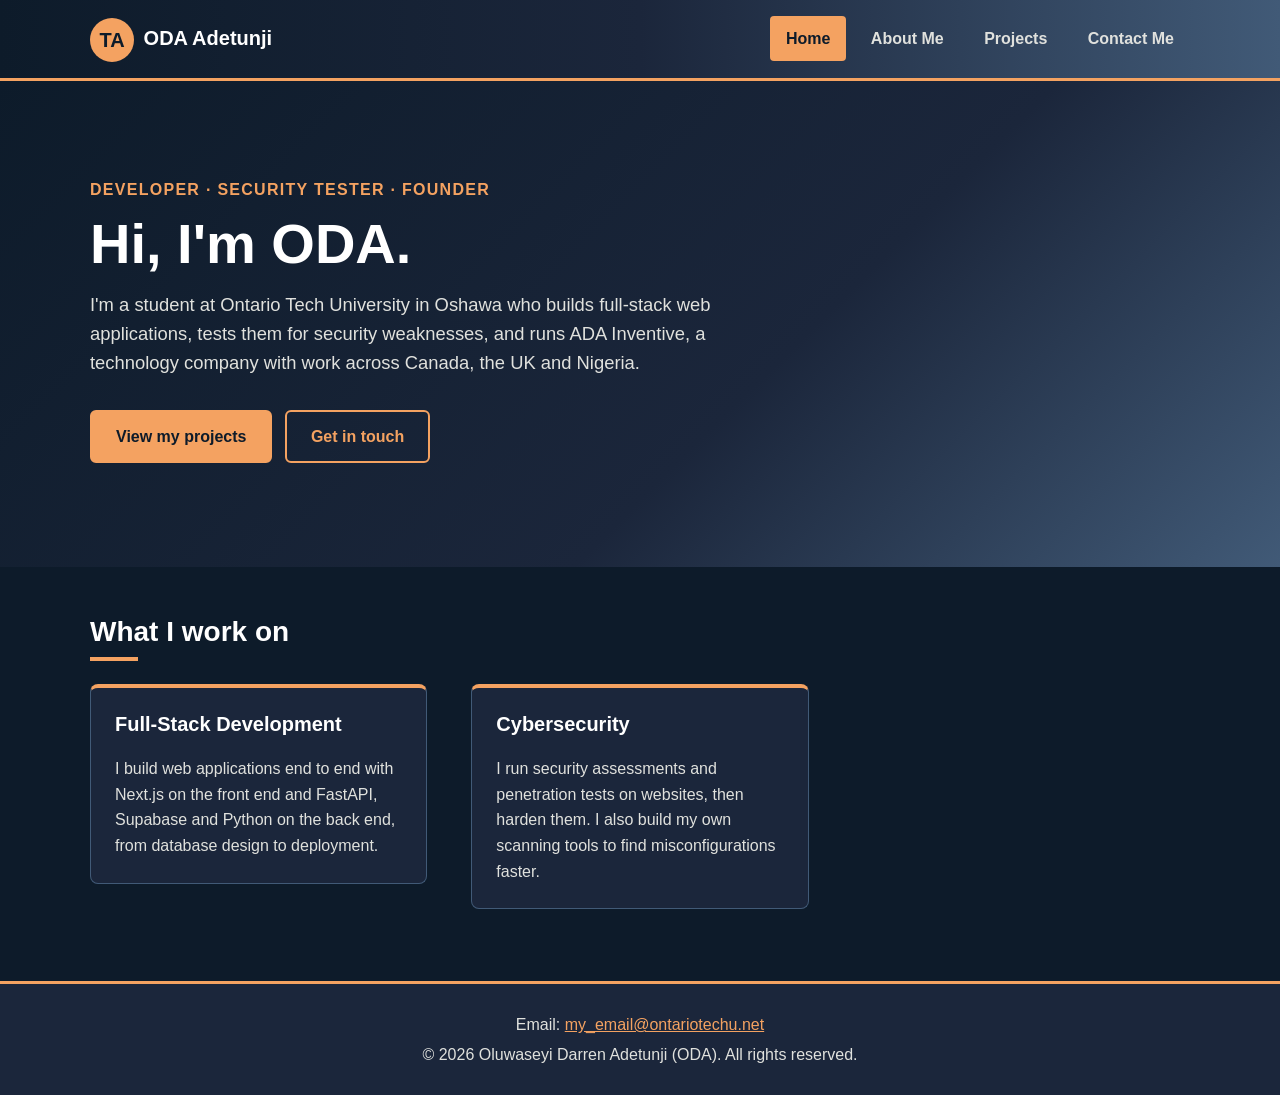
<file: index.html>
<!DOCTYPE html>
<html lang="en">
<head>
  <meta charset="utf-8">
  <meta name="viewport" content="width=device-width, initial-scale=1">
  <meta name="description" content="Portfolio of Oluwaseyi Darren Adetunji (ODA), Ontario Tech University student, full-stack developer, security tester and founder of ADA Inventive.">
  <title>Home | ODA Adetunji Portfolio</title>
  <link rel="stylesheet" href="css/style.css">
  <link rel="stylesheet" href="css/mobile.css">
  <link rel="stylesheet" href="css/tablet.css">
  <link rel="stylesheet" href="css/laptop.css">
</head>
<body>
  <a class="skip-link" href="#main">Skip to main content</a>

  <header class="site-header">
    <div class="container clearfix">
      <a class="brand" href="index.html"><span class="brand-mark" aria-hidden="true">TA</span>ODA Adetunji</a>
      <nav aria-label="Main navigation">
        <ul class="nav-list clearfix">
          <li><a href="index.html" aria-current="page">Home</a></li>
          <li><a href="about.html">About Me</a></li>
          <li><a href="projects.html">Projects</a></li>
          <li><a href="contact.html">Contact Me</a></li>
        </ul>
      </nav>
    </div>
  </header>

  <main id="main">
    <section class="hero" aria-labelledby="hero-title">
      <div class="container">
        <p class="eyebrow">Developer &middot; Security Tester &middot; Founder</p>
        <h1 id="hero-title">Hi, I'm ODA.</h1>
        <p class="lead">I'm a student at Ontario Tech University in Oshawa who builds full-stack web applications, tests them for security weaknesses, and runs ADA Inventive, a technology company with work across Canada, the UK and Nigeria.</p>
        <p class="hero-actions">
          <a class="button" href="projects.html">View my projects</a>
          <a class="button button-outline" href="contact.html">Get in touch</a>
        </p>
      </div>
    </section>

    <section class="section" aria-labelledby="focus-title">
      <div class="container">
        <h2 id="focus-title">What I work on</h2>
        <div class="card-list clearfix">
          <article class="card">
            <h3>Full-Stack Development</h3>
            <p>I build web applications end to end with Next.js on the front end and FastAPI, Supabase and Python on the back end, from database design to deployment.</p>
          </article>
          <article class="card">
            <h3>Cybersecurity</h3>
            <p>I run security assessments and penetration tests on websites, then harden them. I also build my own scanning tools to find misconfigurations faster.</p>
          </article>
        </div>
      </div>
    </section>
  </main>

  <footer class="site-footer">
    <div class="container">
      <p>Email: <a href="mailto:oluwaseyi.adetunji@ontariotechu.net">my_email@ontariotechu.net</a></p>
      <p>&copy; 2026 Oluwaseyi Darren Adetunji (ODA). All rights reserved.</p>
    </div>
  </footer>
</body>
</html>
</file>
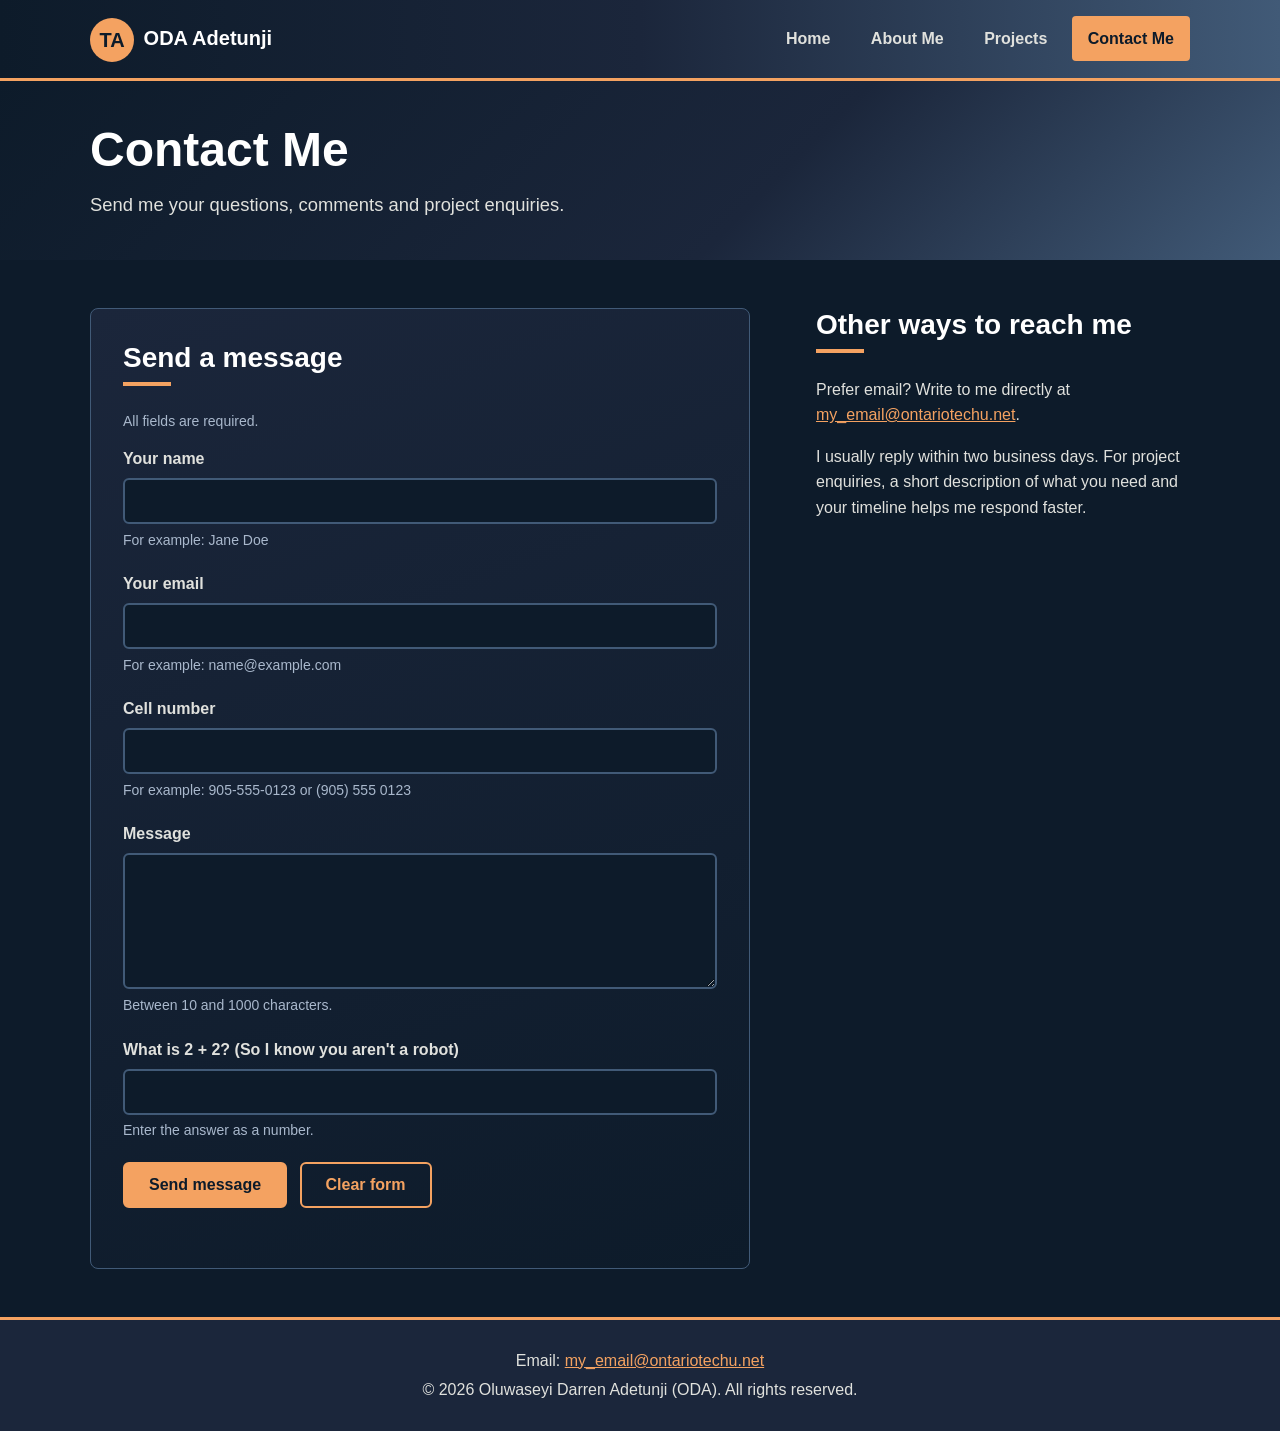
<file: contact.html>
<!DOCTYPE html>
<html lang="en">
<head>
  <meta charset="utf-8">
  <meta name="viewport" content="width=device-width, initial-scale=1">
  <meta name="description" content="Contact Oluwaseyi Darren Adetunji (ODA) with questions, comments or project enquiries.">
  <title>Contact Me | ODA Adetunji Portfolio</title>
  <link rel="stylesheet" href="css/style.css">
  <link rel="stylesheet" href="css/mobile.css">
  <link rel="stylesheet" href="css/tablet.css">
  <link rel="stylesheet" href="css/laptop.css">
</head>
<body>
  <a class="skip-link" href="#main">Skip to main content</a>

  <header class="site-header">
    <div class="container clearfix">
      <a class="brand" href="index.html"><span class="brand-mark" aria-hidden="true">TA</span>ODA Adetunji</a>
      <nav aria-label="Main navigation">
        <ul class="nav-list clearfix">
          <li><a href="index.html">Home</a></li>
          <li><a href="about.html">About Me</a></li>
          <li><a href="projects.html">Projects</a></li>
          <li><a href="contact.html" aria-current="page">Contact Me</a></li>
        </ul>
      </nav>
    </div>
  </header>

  <main id="main">
    <section class="page-banner" aria-labelledby="page-title">
      <div class="container">
        <h1 id="page-title">Contact Me</h1>
        <p class="lead">Send me your questions, comments and project enquiries.</p>
      </div>
    </section>

    <div class="section">
      <div class="container contact-layout clearfix">
        <article class="form-panel">
          <h2 id="form-title">Send a message</h2>
          <p class="hint">All fields are required.</p>
          <form class="contact-form" action="mailto:oluwaseyi.adetunji@ontariotechu.net?subject=Portfolio%20enquiry" method="post" enctype="text/plain">
            <div class="form-row">
              <label for="name">Your name</label>
              <!-- Must start with a letter; allows letters, spaces, apostrophes, periods and hyphens -->
              <input type="text" id="name" name="name" autocomplete="name" required minlength="2" maxlength="60"
                     pattern="[A-Za-z][A-Za-z' .\-]{1,59}"
                     title="Letters, spaces, apostrophes, periods and hyphens only (2 to 60 characters)."
                     aria-describedby="name-hint">
              <span class="hint" id="name-hint">For example: Jane Doe</span>
            </div>

            <div class="form-row">
              <label for="email">Your email</label>
              <!-- type="email" plus a pattern that also requires a domain ending such as .com or .ca -->
              <input type="email" id="email" name="email" autocomplete="email" required maxlength="100"
                     pattern="[^@\s]+@[^@\s]+\.[A-Za-z]{2,}"
                     title="Enter a valid email address, for example name@example.com."
                     aria-describedby="email-hint">
              <span class="hint" id="email-hint">For example: name@example.com</span>
            </div>

            <div class="form-row">
              <label for="phone">Cell number</label>
              <!-- North American format: 10 digits, optional brackets around the area code, optional space, dash or period separators -->
              <input type="tel" id="phone" name="phone" autocomplete="tel" required maxlength="14"
                     pattern="\(?[0-9]{3}\)?[ \-.]?[0-9]{3}[ \-.]?[0-9]{4}"
                     title="Enter a 10-digit phone number, for example 905-555-0123."
                     aria-describedby="phone-hint">
              <span class="hint" id="phone-hint">For example: 905-555-0123 or (905) 555 0123</span>
            </div>

            <div class="form-row">
              <label for="message">Message</label>
              <textarea id="message" name="message" rows="6" required minlength="10" maxlength="1000"
                        aria-describedby="message-hint"></textarea>
              <span class="hint" id="message-hint">Between 10 and 1000 characters.</span>
            </div>

            <div class="form-row">
              <label for="human">What is 2 + 2? (So I know you aren't a robot)</label>
              <input type="text" id="human" name="human" inputmode="numeric" required maxlength="2"
                     pattern="4" title="Please enter the answer as a number."
                     aria-describedby="human-hint">
              <span class="hint" id="human-hint">Enter the answer as a number.</span>
            </div>

            <div class="form-row form-actions">
              <button type="submit" class="button">Send message</button>
              <button type="reset" class="button button-outline">Clear form</button>
            </div>
          </form>
        </article>

        <aside class="contact-aside" aria-labelledby="aside-title">
          <h2 id="aside-title">Other ways to reach me</h2>
          <p>Prefer email? Write to me directly at <a href="mailto:oluwaseyi.adetunji@ontariotechu.net">my_email@ontariotechu.net</a>.</p>
          <p>I usually reply within two business days. For project enquiries, a short description of what you need and your timeline helps me respond faster.</p>
        </aside>
      </div>
    </div>
  </main>

  <footer class="site-footer">
    <div class="container">
      <p>Email: <a href="mailto:oluwaseyi.adetunji@ontariotechu.net">my_email@ontariotechu.net</a></p>
      <p>&copy; 2026 Oluwaseyi Darren Adetunji (ODA). All rights reserved.</p>
    </div>
  </footer>
</body>
</html>
</file>
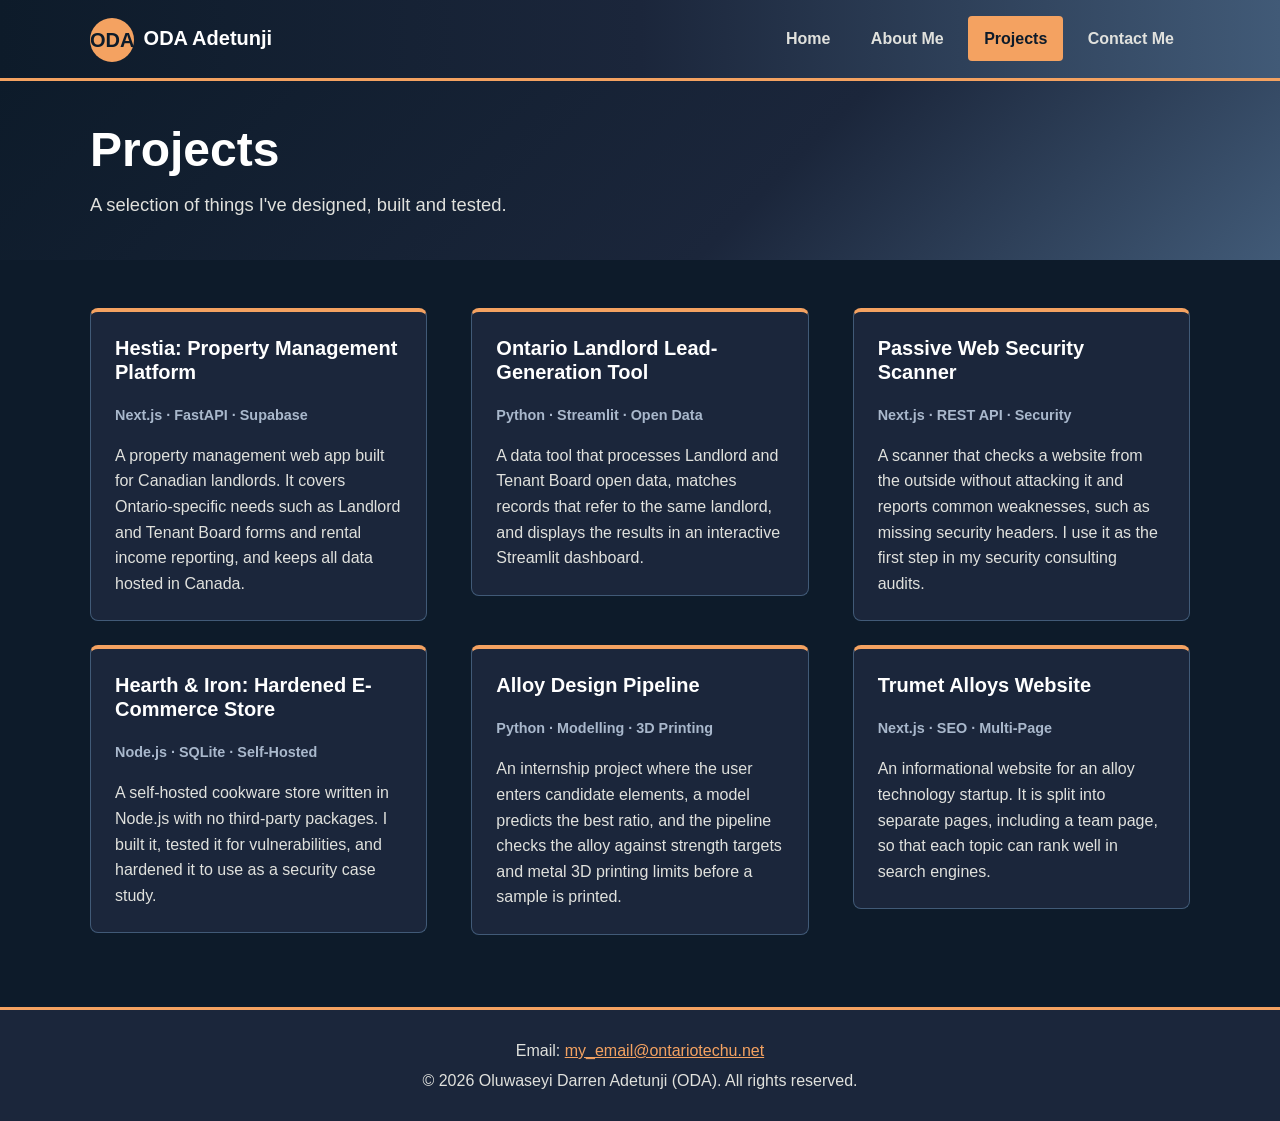
<file: projects.html>
<!DOCTYPE html>
<html lang="en">
<head>
  <meta charset="utf-8">
  <meta name="viewport" content="width=device-width, initial-scale=1">
  <meta name="description" content="Projects by Oluwaseyi Darren Adetunji (ODA): web applications, security tools and data pipelines.">
  <title>Projects | ODA Adetunji Portfolio</title>
  <link rel="stylesheet" href="css/style.css">
  <link rel="stylesheet" href="css/mobile.css">
  <link rel="stylesheet" href="css/tablet.css">
  <link rel="stylesheet" href="css/laptop.css">
</head>
<body>
  <a class="skip-link" href="#main">Skip to main content</a>

  <header class="site-header">
    <div class="container clearfix">
      <a class="brand" href="index.html"><span class="brand-mark" aria-hidden="true">ODA</span>ODA Adetunji</a>
      <nav aria-label="Main navigation">
        <ul class="nav-list clearfix">
          <li><a href="index.html">Home</a></li>
          <li><a href="about.html">About Me</a></li>
          <li><a href="projects.html" aria-current="page">Projects</a></li>
          <li><a href="contact.html">Contact Me</a></li>
        </ul>
      </nav>
    </div>
  </header>

  <main id="main">
    <section class="page-banner" aria-labelledby="page-title">
      <div class="container">
        <h1 id="page-title">Projects</h1>
        <p class="lead">A selection of things I've designed, built and tested.</p>
      </div>
    </section>

    <section class="section" aria-labelledby="projects-title">
      <div class="container">
        <h2 id="projects-title" class="visually-hidden">Project list</h2>
        <div class="card-list clearfix">
          <article class="card project">
            <h3>Hestia: Property Management Platform</h3>
            <p class="tags">Next.js &middot; FastAPI &middot; Supabase</p>
            <p>A property management web app built for Canadian landlords. It covers Ontario-specific needs such as Landlord and Tenant Board forms and rental income reporting, and keeps all data hosted in Canada.</p>
          </article>

          <article class="card project">
            <h3>Ontario Landlord Lead-Generation Tool</h3>
            <p class="tags">Python &middot; Streamlit &middot; Open Data</p>
            <p>A data tool that processes Landlord and Tenant Board open data, matches records that refer to the same landlord, and displays the results in an interactive Streamlit dashboard.</p>
          </article>

          <article class="card project">
            <h3>Passive Web Security Scanner</h3>
            <p class="tags">Next.js &middot; REST API &middot; Security</p>
            <p>A scanner that checks a website from the outside without attacking it and reports common weaknesses, such as missing security headers. I use it as the first step in my security consulting audits.</p>
          </article>

          <article class="card project">
            <h3>Hearth &amp; Iron: Hardened E-Commerce Store</h3>
            <p class="tags">Node.js &middot; SQLite &middot; Self-Hosted</p>
            <p>A self-hosted cookware store written in Node.js with no third-party packages. I built it, tested it for vulnerabilities, and hardened it to use as a security case study.</p>
          </article>

          <article class="card project">
            <h3>Alloy Design Pipeline</h3>
            <p class="tags">Python &middot; Modelling &middot; 3D Printing</p>
            <p>An internship project where the user enters candidate elements, a model predicts the best ratio, and the pipeline checks the alloy against strength targets and metal 3D printing limits before a sample is printed.</p>
          </article>

          <article class="card project">
            <h3>Trumet Alloys Website</h3>
            <p class="tags">Next.js &middot; SEO &middot; Multi-Page</p>
            <p>An informational website for an alloy technology startup. It is split into separate pages, including a team page, so that each topic can rank well in search engines.</p>
          </article>
        </div>
      </div>
    </section>
  </main>

  <footer class="site-footer">
    <div class="container">
      <p>Email: <a href="mailto:oluwaseyo.adetunji@ontariotechu.net">my_email@ontariotechu.net</a></p>
      <p>&copy; 2026 Oluwaseyi Darren Adetunji (ODA). All rights reserved.</p>
    </div>
  </footer>
</body>
</html>
</file>
<file: css/style.css>
*,
*::before,
*::after {
  box-sizing: border-box;
}

html {
  font-size: 100%;
}

body {
  margin: 0;
  background-color: #0D1B2A;
  color: #E0E1DD;
  font-family: "Segoe UI", Roboto, Helvetica, Arial, sans-serif;
  line-height: 1.6;
}

img,
video {
  display: block;
  max-width: 100%;
  height: auto;
}

h1,
h2,
h3 {
  line-height: 1.2;
  color: #FFFFFF;
}

h2 {
  font-size: 1.75rem;
  margin-top: 0;
}


h2::after {
  content: "";
  display: block;
  width: 3rem;
  height: 4px;
  margin-top: 0.5rem;
  background-color: #F4A261;
}

a {
  color: #F4A261;
}

a:hover,
a:focus {
  color: #FFFFFF;
}


a:focus,
button:focus,
input:focus,
textarea:focus {
  outline: 3px solid #F4A261;
  outline-offset: 2px;
}


.container {
  width: 90%;
  max-width: 1100px;
  margin: 0 auto;
}


.clearfix::after {
  content: "";
  display: table;
  clear: both;
}


.visually-hidden {
  position: absolute;
  width: 1px;
  height: 1px;
  margin: -1px;
  padding: 0;
  overflow: hidden;
  clip: rect(0 0 0 0);
  border: 0;
  white-space: nowrap;
}


.skip-link {
  position: absolute;
  top: 0;
  left: -9999px;
  z-index: 100;
  padding: 0.5rem 1rem;
  background-color: #F4A261;
  color: #0D1B2A;
  font-weight: 700;
}

.skip-link:focus {
  left: 1rem;
  top: 1rem;
  color: #0D1B2A;
}


.site-header {
  background-color: #1B263B;
  background-image: linear-gradient(to right, #0D1B2A, #1B263B 50%, #415A77);
  border-bottom: 3px solid #F4A261;
  padding: 1rem 0;
}

.brand {
  color: #FFFFFF;
  font-size: 1.25rem;
  font-weight: 700;
  line-height: 2.75rem;
  text-decoration: none;
}


.brand-mark {
  display: inline-block;
  width: 2.75rem;
  height: 2.75rem;
  margin-right: 0.6rem;
  border-radius: 50%;
  background-color: #F4A261;
  color: #0D1B2A;
  line-height: 2.75rem;
  text-align: center;
  vertical-align: middle;
}

.nav-list {
  list-style: none;
  margin: 0;
  padding: 0;
}

.nav-list a {
  display: block;
  padding: 0.6rem 1rem;
  border-radius: 4px;
  color: #E0E1DD;
  font-weight: 600;
  text-decoration: none;
}

.nav-list a:hover,
.nav-list a:focus {
  background-color: #415A77;
  color: #FFFFFF;
}

/* Highlight the current page in the menu */
.nav-list a[aria-current="page"] {
  background-color: #F4A261;
  color: #0D1B2A;
}


.hero,
.page-banner {
  background-color: #1B263B;
  background-image: linear-gradient(135deg, #0D1B2A 0%, #1B263B 60%, #415A77 100%);
}

.hero {
  padding: 4rem 0;
}

.page-banner {
  padding: 2.5rem 0;
}

.hero h1,
.page-banner h1 {
  margin: 0 0 0.75rem;
  font-size: 2.75rem;
}

.eyebrow {
  margin: 0 0 0.5rem;
  color: #F4A261;
  font-weight: 700;
  letter-spacing: 0.08em;
  text-transform: uppercase;
}

.lead {
  margin: 0;
  font-size: 1.15rem;
}

.hero-actions {
  margin: 2rem 0 0;
}


.button {
  display: inline-block;
  margin: 0 0.5rem 0.5rem 0;
  padding: 0.75rem 1.5rem;
  border: 2px solid #F4A261;
  border-radius: 6px;
  background-color: #F4A261;
  color: #0D1B2A;
  font-family: inherit;
  font-size: 1rem;
  font-weight: 700;
  text-decoration: none;
  cursor: pointer;
}

.button:hover,
.button:focus {
  border-color: #E0E1DD;
  background-color: #E0E1DD;
  color: #0D1B2A;
}

.button-outline {
  background-color: transparent;
  color: #F4A261;
}


.section {
  padding: 3rem 0;
}


.card {
  float: left;
  width: 100%;
  margin-bottom: 1.5rem;
  padding: 1.5rem;
  border: 1px solid #415A77;
  border-top: 4px solid #F4A261;
  border-radius: 8px;
  background-color: #1B263B;
}

.card h3 {
  margin-top: 0;
  font-size: 1.25rem;
}

.card p {
  margin-bottom: 0;
}

.tags {
  margin: 0;
  color: #A9B8CC;
  font-size: 0.9rem;
  font-weight: 600;
}


.about-photo {
  margin: 0 0 1.5rem;
}

.about-photo img {
  width: 100%;
  border: 4px solid #F4A261;
  border-radius: 8px;
}

figcaption {
  margin-top: 0.5rem;
  color: #A9B8CC;
  font-size: 0.9rem;
  text-align: center;
}

.about-text h3 {
  margin-top: 2rem;
}

.fact-list {
  padding-left: 1.25rem;
}

.fact-list li {
  margin-bottom: 0.4rem;
}

.section-video {
  background-color: #1B263B;
}

.video-wrap {
  margin: 1.5rem auto 0;
}

.video-wrap video {
  width: 100%;
  border: 3px solid #415A77;
  border-radius: 8px;
  background-color: #0D1B2A;
}


.form-panel {
  padding: 2rem;
  border: 1px solid #415A77;
  border-radius: 8px;
  background-color: #1B263B;
  background-image: linear-gradient(160deg, #1B263B 0%, #0D1B2A 100%);
}

.form-row {
  margin-bottom: 1.25rem;
}

label {
  display: block;
  margin-bottom: 0.4rem;
  font-weight: 600;
}

.hint {
  display: block;
  margin-top: 0.3rem;
  color: #A9B8CC;
  font-size: 0.875rem;
}

input,
textarea {
  display: block;
  width: 100%;
  padding: 0.75rem;
  border: 2px solid #415A77;
  border-radius: 6px;
  background-color: #0D1B2A;
  color: #E0E1DD;
  font-family: inherit;
  font-size: 1rem;
}

textarea {
  resize: vertical;
}


input:focus:invalid,
textarea:focus:invalid {
  border-color: #E76F51;
}

input:valid,
textarea:valid {
  border-color: #8FBF9F;
}

.contact-aside {
  padding: 1.5rem 0;
}


.site-footer {
  padding: 1.5rem 0;
  border-top: 3px solid #F4A261;
  background-color: #1B263B;
  text-align: center;
}

.site-footer p {
  margin: 0.25rem 0;
}
</file>
<file: css/mobile.css>
@media screen and (max-width: 599px) {

  html {
    font-size: 93.75%;
  }


  .brand {
    display: block;
    margin-bottom: 0.75rem;
    text-align: center;
  }


  .nav-list li {
    float: left;
    width: 50%;
    padding: 0.2rem;
  }

  .nav-list a {
    text-align: center;
  }

  .hero {
    padding: 2.5rem 0;
  }

  .hero h1,
  .page-banner h1 {
    font-size: 2rem;
  }

  h2 {
    font-size: 1.5rem;
  }


  .button {
    display: block;
    width: 100%;
    margin: 0 0 0.75rem;
    text-align: center;
  }


  .card {
    float: none;
    width: 100%;
  }

  .about-photo {
    width: 80%;
    margin: 0 auto 1.5rem;
  }

  .form-panel {
    padding: 1.25rem;
  }
}
</file>
<file: css/tablet.css>
@media screen and (min-width: 600px) and (max-width: 1023px) {

  .brand {
    display: block;
    margin-bottom: 0.75rem;
    text-align: center;
  }

  .nav-list {
    text-align: center;
  }

  .nav-list li {
    display: inline-block;
  }

  .hero h1,
  .page-banner h1 {
    font-size: 2.5rem;
  }

  .hero .lead {
    width: 85%;
  }


  .card {
    float: left;
    width: 48%;
    margin-right: 4%;
  }


  .card:nth-child(2n) {
    margin-right: 0;
  }


  .card:nth-child(2n+1) {
    clear: left;
  }

  .about-photo {
    float: left;
    width: 40%;
    margin: 0 4% 1.5rem 0;
  }


  .about-text {
    overflow: hidden;
  }

  .video-wrap {
    width: 90%;
  }


  .form-panel,
  .contact-aside {
    width: 85%;
    margin: 0 auto;
  }
}
</file>
<file: css/laptop.css>
@media screen and (min-width: 1024px) {


  .brand {
    float: left;
  }

  .site-header nav {
    float: right;
  }

  .nav-list li {
    display: inline-block;
    margin-left: 0.25rem;
  }

  .hero {
    padding: 6rem 0;
  }

  .hero h1 {
    font-size: 3.5rem;
  }

  .page-banner h1 {
    font-size: 3rem;
  }


  .hero .lead {
    width: 60%;
  }


  .card {
    float: left;
    width: 30.6667%;
    margin-right: 4%;
  }

  .card:nth-child(3n) {
    margin-right: 0;
  }

  .card:nth-child(3n+1) {
    clear: left;
  }


  .about-photo {
    float: left;
    width: 32%;
    margin: 0 5% 1.5rem 0;
  }

  .about-text {
    overflow: hidden;
  }

  .video-wrap {
    width: 75%;
  }


  .form-panel {
    float: left;
    width: 60%;
  }

  .contact-aside {
    float: right;
    width: 34%;
    padding-top: 0;
  }
}
</file>
